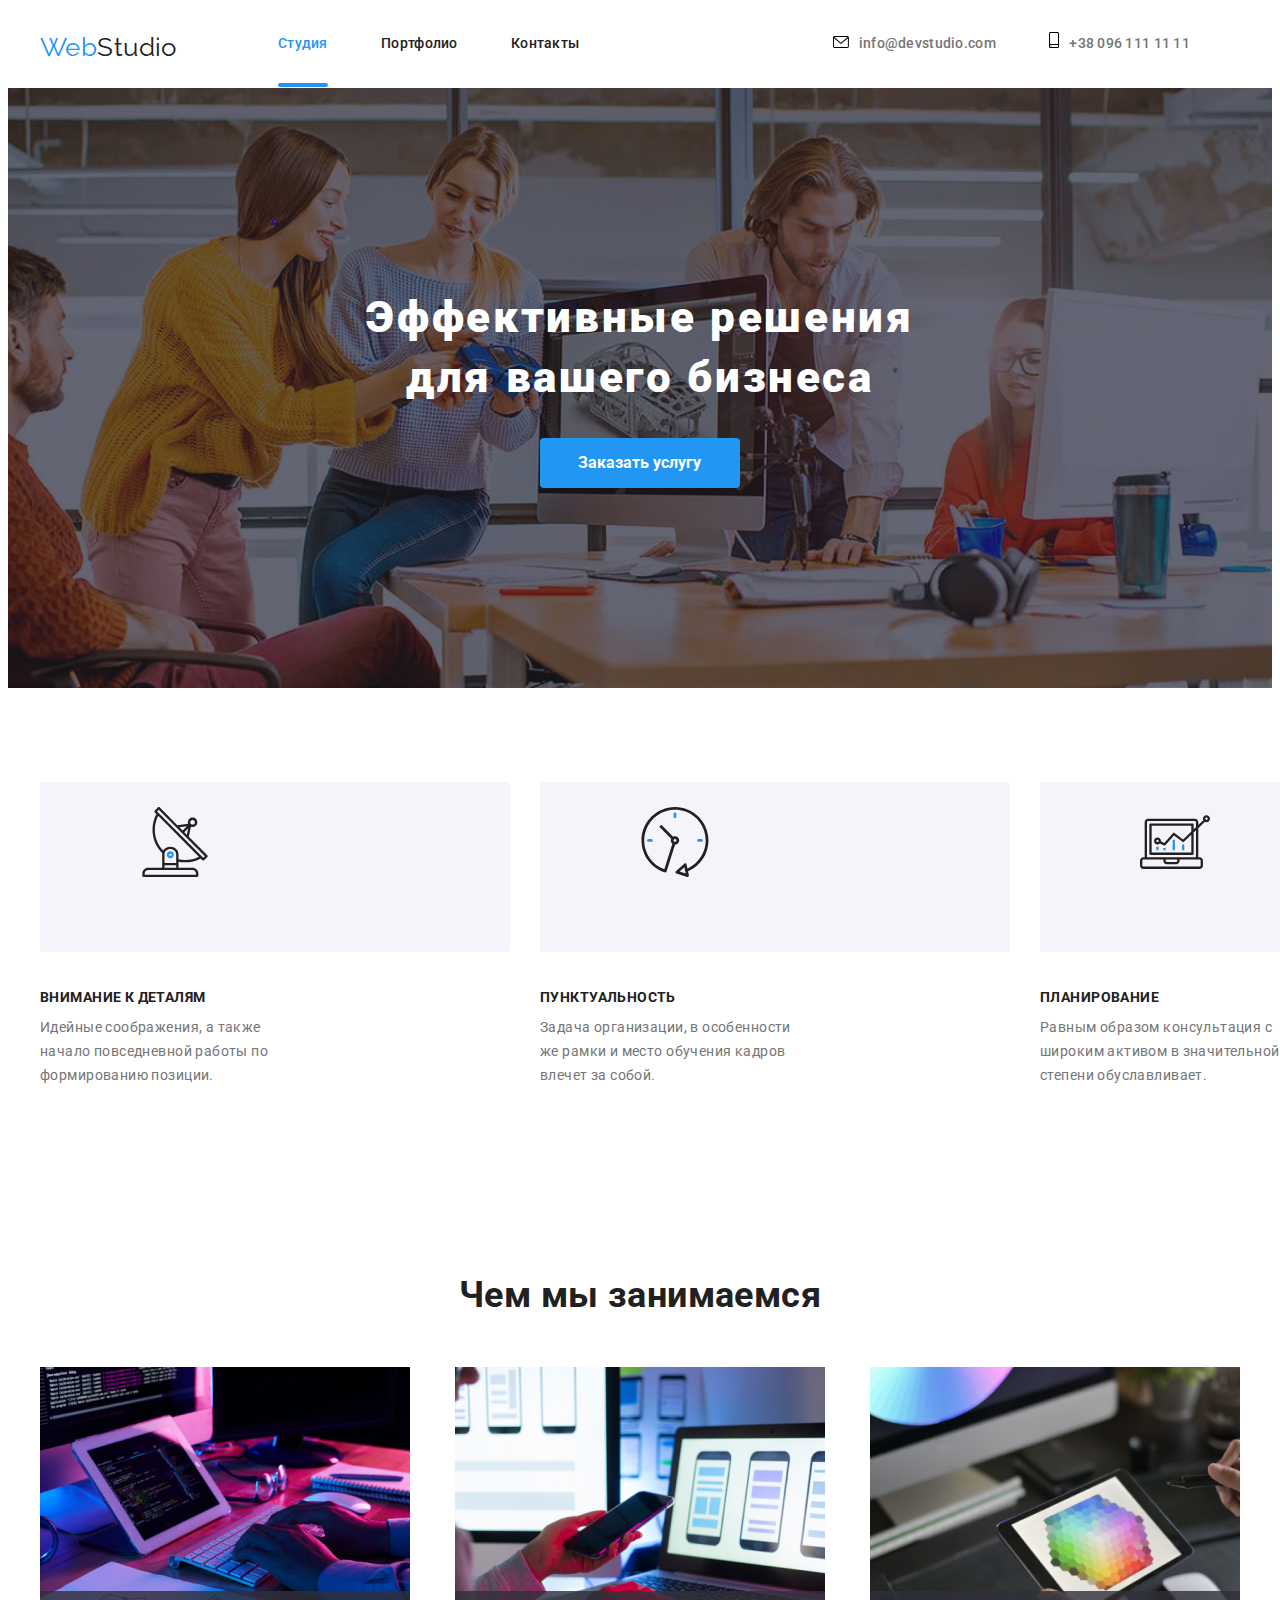
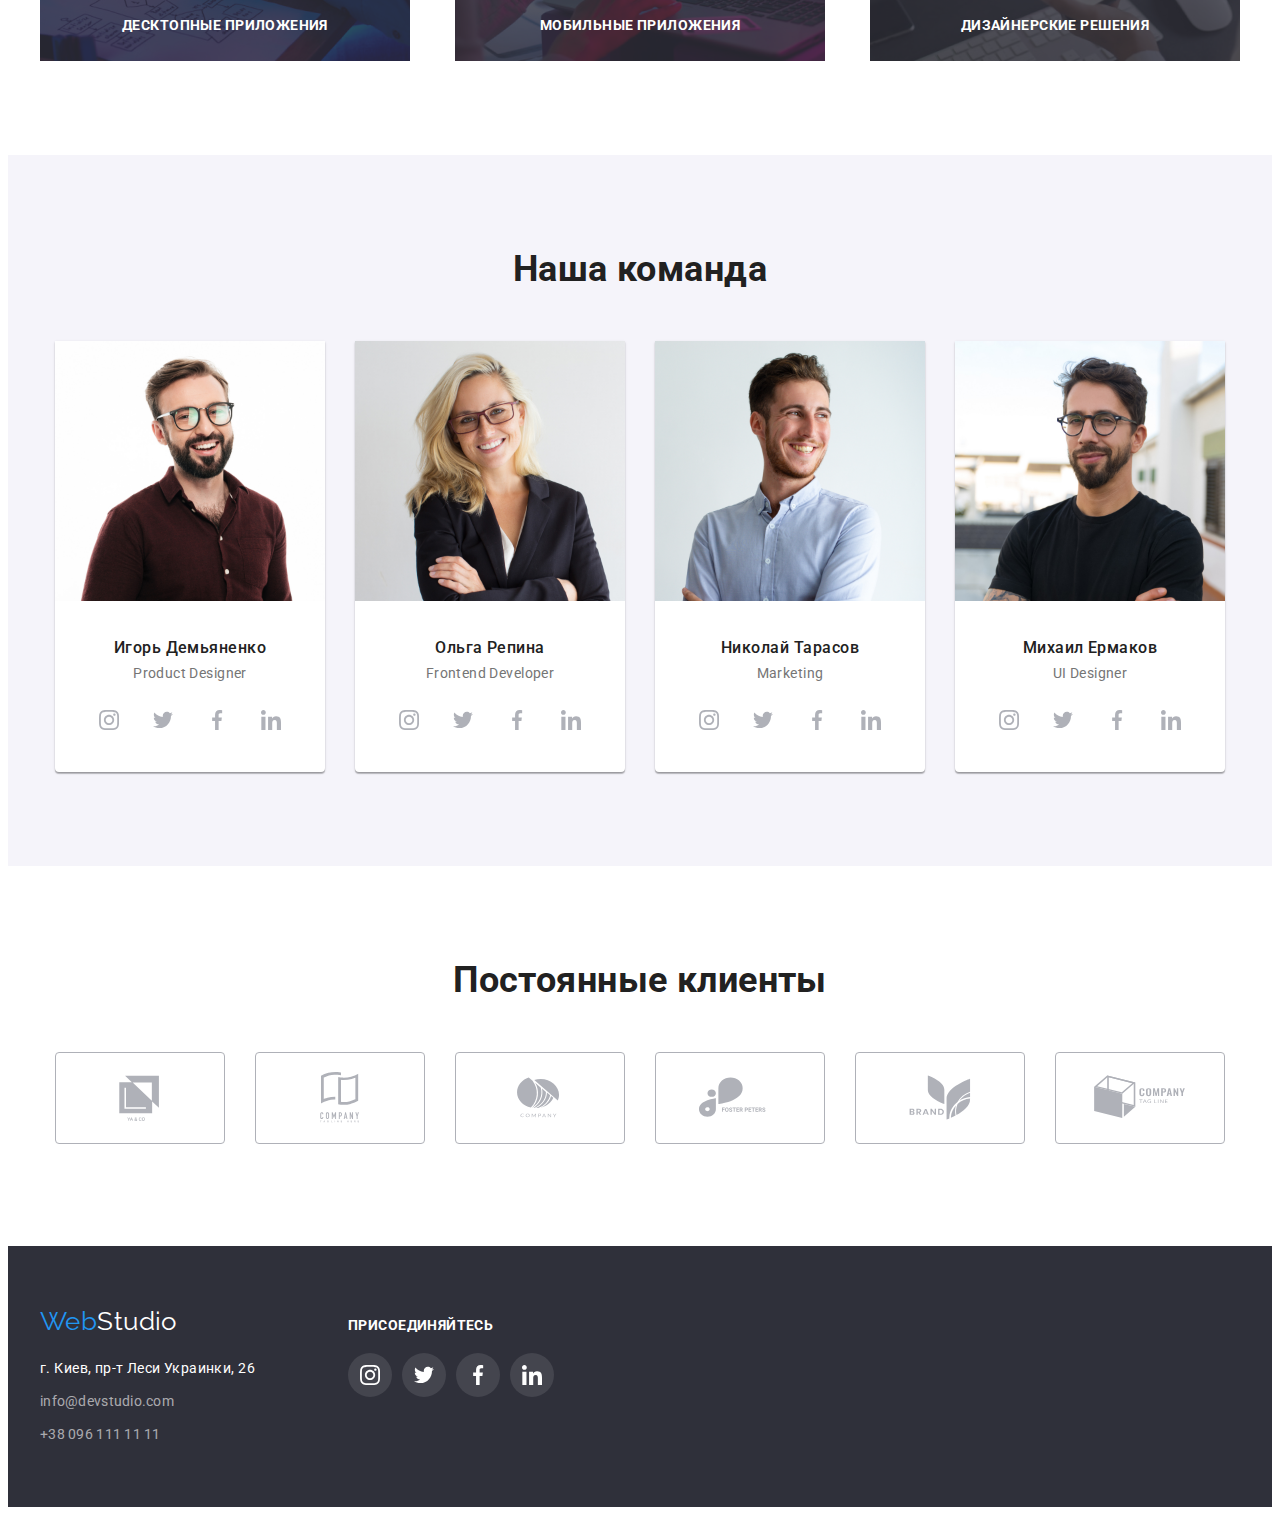
<file: index.html>
<!DOCTYPE html>
<html lang="ru">
<head>
    <meta charset="UTF-8">
    <meta http-equiv="X-UA-Compatible" content="IE=edge">
    <meta name="viewport" content="width=device-width, initial-scale=1.0">
    <title>Web Studio</title>
    <link rel="preconnect" href="https://fonts.googleapis.com">
    <link rel="preconnect" href="https://fonts.gstatic.com" crossorigin>
    <link href="https://fonts.googleapis.com/css2?family=Raleway:wght@700&family=Roboto:wght@400;500;700;900&display=swap"
        rel="stylesheet">
    <link rel="stylesheet" href="https://cdnjs.cloudflare.com/ajax/libs/modern-normalize/1.1.0/modern-normalize.min.css" integrity="sha512-wpPYUAdjBVSE4KJnH1VR1HeZfpl1ub8YT/NKx4PuQ5NmX2tKuGu6U/JRp5y+Y8XG2tV+wKQpNHVUX03MfMFn9Q==" crossorigin="anonymous" referrerpolicy="no-referrer" />
    <link rel="stylesheet" href="./css/styles.css">
</head>
<body>
    <header class="header container">
            <a class="logo link" href="./index.html"><span class="blue-color">Web</span>Studio</a>
            <nav>
            <ul class="header-list list">
                <li class="header-item"><a class="nav-link current-nav current link" href="./index.html">Студия</a></li>
                <li class="header-item"><a class="nav-link link" href="./portfolio.html">Портфолио</a></li>
                <li class="header-item"><a class="nav-link link" href="">Контакты</a></li>
            </ul>
            </nav>
            <ul class="contacts-list list">
                <li class="header-item"><a class="contact-link link" href="mailto:info@devstudio.com"><svg class="contacts-icon" width="16" height="12"><use href="./images/icons.svg#mail"></use></svg>info@devstudio.com</a></li>
                <li class="header-item"><a class="contact-link link" href="tel:+380961111111"><svg class="contacts-icon" width="10" height="16"><use href="./images/icons.svg#phone"></use></svg>+38 096 111 11 11</a></li>
            </ul>
    </header>

   <main>
        <section class="hero section">
            <div class="hero-flex">
            <h1 class="hero-title">Эффективные решения <br> для вашего бизнеса</h1>
            <button data-modal-open class="btn-hero" type="button">Заказать услугу</button>
            </div>
        </section>

        <div class="container">
    <section class="benefits section">
        <h2 class="section-title visually-hidden">Приемущество</h2>
    <ul class="benefits-list list">
        <li class="section-item">
                <svg class="benefits-svg satellite">
                    <use href="./images/icons.svg#satellite" width="70" height="70"></use>
                </svg>
            <h3 class="benefits-title">Внимание к деталям</h3>
            <p class="benefits-text">Идейные соображения, а также начало повседневной работы по формированию позиции.</p>
        </li>
        <li class="section-item">
                <svg class="benefits-svg clock">
                    <use href="./images/icons.svg#clock" width="70" height="70"></use>
                </svg>
            <h3 class="benefits-title">Пунктуальность</h3>
            <p class="benefits-text">Задача организации, в особенности же рамки и место обучения кадров влечет за собой.</p>
        </li>
        <li class="section-item">
                <svg class="benefits-svg diagram">
                    <use href="./images/icons.svg#diagram" width="70" height="70"></use>
                </svg>
            <h3 class="benefits-title">Планирование</h3>
            <p class="benefits-text">Равным образом консультация с широким активом в значительной степени обуславливает.</p>
        </li>
        <li class="section-item">
                <svg class="benefits-svg astronaut"> 
                    <use href="./images/icons.svg#astronaut" width="70" height="70"></use>
                </svg>
            <h3 class="benefits-title">Современные технологии</h3>
            <p class="benefits-text">Значимость этих проблем настолько очевидна, что реализация плановых заданий.</p>
        </li>
    </ul>
</section>
</div>

<div class="container">
<section class="section">
    <h2 class="section-title">Чем мы занимаемся</h2>
<ul class="photo-list list">
    <li class="photo-item list">
        <img src="./images/img.jpg" alt="Работа за ПК" width="370">
        <p class="photo-text">Десктопные приложения</p>
    </li>

    <li class="photo-item list">
        <img src="./images/img1.jpg" alt="Работа с мобильным устройством" width="370">
        <p class="photo-text">Мобильные приложения</p>
    </li>

    <li class="photo-item list">
        <img src="./images/img2.jpg" alt="Работа с планшетом" width="370">
        <p class="photo-text">Дизайнерские решения</p>
    </li>
</ul>
</section>
</div>

<section class="team-color section">
    <div class="container">
    <h2 class="section-title">Наша команда</h2>
<ul class="team-list list">
    <li class="team-item">
        <img src="./images/img3.jpg" alt="Первый член команды" width="270">
        <h3 class="team-title">Игорь Демьяненко</h3>
        <p class="team-text">Product Designer</p>
        <ul class="team-soc-list list">
            <li class="team-soc-item">
                <a href="" class="team-soc-link"><svg class="team-soc-icon" width="20px" height="20px"><use href="./images/icons.svg#instagram"></use></svg></a>
            </li>
            <li class="team-soc-item"> 
                <a href="" class="team-soc-link"><svg class="team-soc-icon" width="20px" height="20px"><use href="./images/icons.svg#twitter"></use></svg></a>
            </li>
            <li class="team-soc-item">
                <a href="" class="team-soc-link"><svg class="team-soc-icon" width="20px" height="20px"><use href="./images/icons.svg#meta"></use></svg></a>
            </li>
            <li class="team-soc-item">
                <a href="" class="team-soc-link"><svg class="team-soc-icon" width="20px" height="20px"><use href="./images/icons.svg#linkedin"></use></svg></a>
            </li>
        </ul>
    </li>
    <li class="team-item">
        <img src="./images/img4.jpg" alt="Второй член команды" width="270">
        <h3 class="team-title">Ольга Репина</h3>
        <p class="team-text">Frontend Developer</p>
        <ul class="team-soc-list list">
            <li class="team-soc-item">
                <a href="" class="team-soc-link"><svg class="team-soc-icon" width="20px" height="20px"><use href="./images/icons.svg#instagram"></use></svg></a>
            </li>
            <li class="team-soc-item">
                <a href="" class="team-soc-link"><svg class="team-soc-icon" width="20px" height="20px"><use href="./images/icons.svg#twitter"></use></svg></a>
            </li>
            <li class="team-soc-item">
                <a href="" class="team-soc-link"><svg class="team-soc-icon" width="20px" height="20px"><use href="./images/icons.svg#meta"></use></svg></a>
            </li>
            <li class="team-soc-item">
                <a href="" class="team-soc-link"><svg class="team-soc-icon" width="20px" height="20px"><use href="./images/icons.svg#linkedin"></use></svg></a>
            </li>
        </ul>
    </li>
    <li class="team-item">
        <img src="./images/img5.jpg" alt="Третий член команды" width="270">
        <h3 class="team-title">Николай Тарасов</h3>
        <p class="team-text">Marketing</p>
        <ul class="team-soc-list list">
            <li class="team-soc-item">
                <a href="" class="team-soc-link"><svg class="team-soc-icon" width="20px" height="20px"><use href="./images/icons.svg#instagram"></use></svg></a>
            </li>
            <li class="team-soc-item">
                <a href="" class="team-soc-link"><svg class="team-soc-icon" width="20px" height="20px"><use href="./images/icons.svg#twitter"></use></svg></a>
            </li>
            <li class="team-soc-item">
                <a href="" class="team-soc-link"><svg class="team-soc-icon" width="20px" height="20px"><use href="./images/icons.svg#meta"></use></svg></a>
            </li>
            <li class="team-soc-item">
                <a href="" class="team-soc-link"><svg class="team-soc-icon" width="20px" height="20px"><use href="./images/icons.svg#linkedin"></use></svg></a>
            </li>
        </ul>
    </li>
    <li class="team-item">
        <img src="./images/img6.jpg" alt="Четвертый член команды" width="270">
        <h3 class="team-title">Михаил Ермаков</h3>
        <p class="team-text">UI Designer</p>
        <ul class="team-soc-list list">
            <li class="team-soc-item">
                <a href="" class="team-soc-link"><svg class="team-soc-icon" width="20px" height="20px"><use href="./images/icons.svg#instagram"></use></svg></a>
            </li>
            <li class="team-soc-item">
                <a href="" class="team-soc-link"><svg class="team-soc-icon" width="20px" height="20px"><use href="./images/icons.svg#twitter"></use></svg></a>
            </li>
            <li class="team-soc-item">
                <a href="" class="team-soc-link"><svg class="team-soc-icon" width="20px" height="20px"><use href="./images/icons.svg#meta"></use></svg></a>
            </li>
            <li class="team-soc-item">
                <a href="" class="team-soc-link"><svg class="team-soc-icon" width="20px" height="20px"><use href="./images/icons.svg#linkedin"></use></svg></a>
            </li>
        </ul>
    </li>
</ul>
</div>
</section>

<section class="clients section">
<div class="container">
    <h2 class="section-title">Постоянные клиенты</h2>
    <ul class="clients-list list">
        <li class="clients-item">
            <a href="" class="clients-link"><svg class="clients-icon" width="106" height="60"><use href="./images/icons.svg#client-1"></use></svg></a>
        </li>
        <li class="clients-item">
            <a href="" class="clients-link"><svg class="clients-icon" width="106" height="60"><use href="./images/icons.svg#client-2"></use></svg></a>
        </li>
        <li class="clients-item">
            <a href="" class="clients-link"><svg class="clients-icon" width="106" height="60"><use href="./images/icons.svg#client-3"></use></svg></a>
        </li>
        <li class="clients-item">
            <a href="" class="clients-link"><svg class="clients-icon" width="106" height="60"><use href="./images/icons.svg#client-4"></use></svg></a>
        </li>
        <li class="clients-item">
            <a href="" class="clients-link"><svg class="clients-icon" width="106" height="60"><use href="./images/icons.svg#client-5"></use></svg></a>
        </li>
        <li class="clients-item">
            <a href="" class="clients-link"><svg class="clients-icon" width="106" height="60"><use href="./images/icons.svg#client-6"></use></svg></a>
        </li>
    </ul>
</section>
</div>
<div class="backdrop is-hidden" data-modal>
    <div class="modal">
        <button data-modal-close class="modal-close">
            <svg class="modal-icon" width="18" height="18">
                <use href="./images/icons.svg#close"></use>
            </svg>
        </button>
    </div>
</div>
</main>

<footer class="footer">
<div class="footer-contain container">
<div>
    <a class="logo link" href="./index.html"><span class="blue-color">Web</span>Studio</a>
<address>   
<ul class="footer-list list">
    <li class="footer-item">
        <a class="adress-link link" href="">г. Киев, пр-т Леси Украинки, 26</a>
    </li>
    <li class="footer-item">
        <a class="contact-link link" href="mailto:info@devstudio.com">info@devstudio.com</a>
    </li>
    <li>
        <a class="contact-link link" href="tel:+380961111111">+38 096 111 11 11</a>
    </li>
</ul>
</address>
</div>
<div class="join">
    <p class="join-text">присоединяйтесь</p>
    <ul class="join-soc-list list">
            <li class="join-soc-item">
                <a href="" class="join-soc-link"><svg class="join-soc-icon" width="20px" height="20px"><use href="./images/icons.svg#instagram"></use></svg></a>
            </li>
            <li class="join-soc-item">
                <a href="" class="join-soc-link"><svg class="join-soc-icon" width="20px" height="20px"><use href="./images/icons.svg#twitter"></use></svg></a>
            </li>
            <li class="join-soc-item">
                <a href="" class="join-soc-link"><svg class="join-soc-icon" width="20px" height="20px"><use href="./images/icons.svg#meta"></use></svg></a>
            </li>
            <li class="join-soc-item">
                <a href="" class="join-soc-link"><svg class="join-soc-icon" width="20px" height="20px"><use href="./images/icons.svg#linkedin"></use></svg></a>
            </li>
        </ul>
</div>
</div>
</footer>

<script src="./js/modal.js"></script>
</body>
</html>
</file>
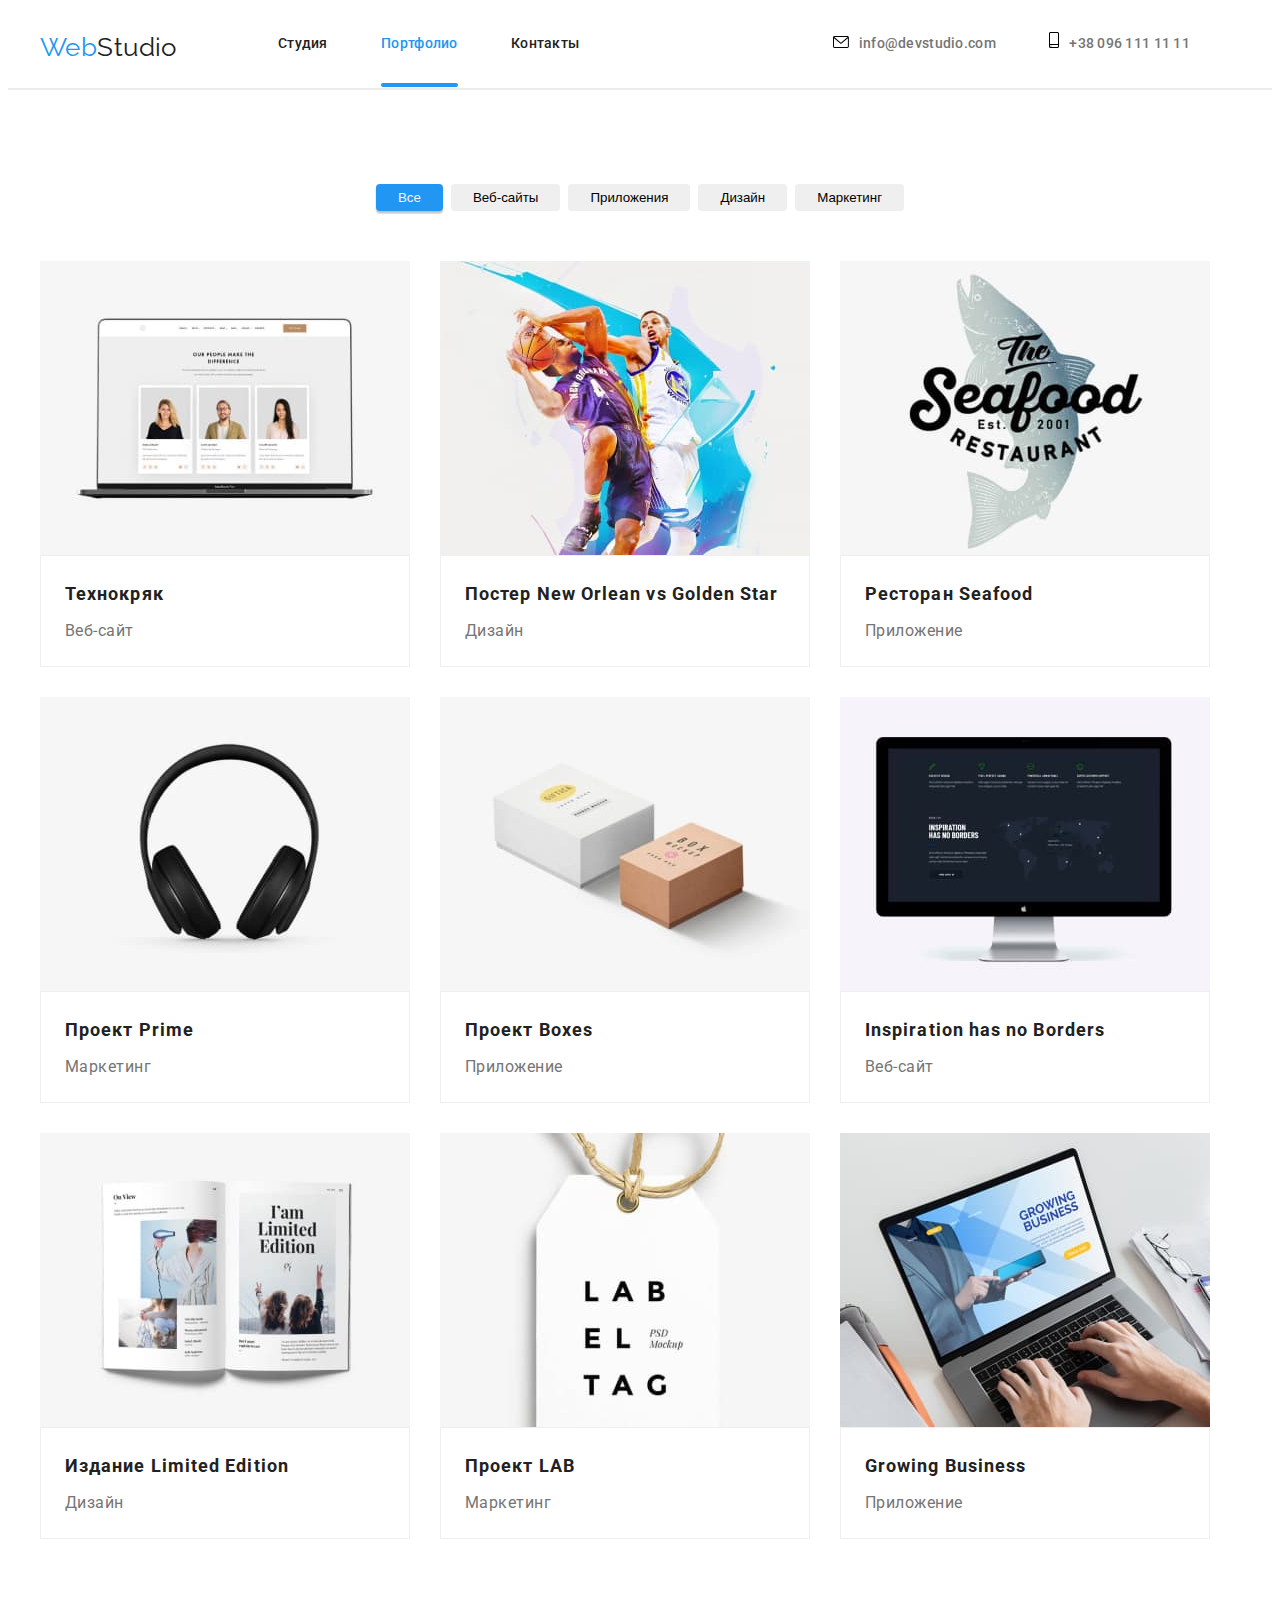
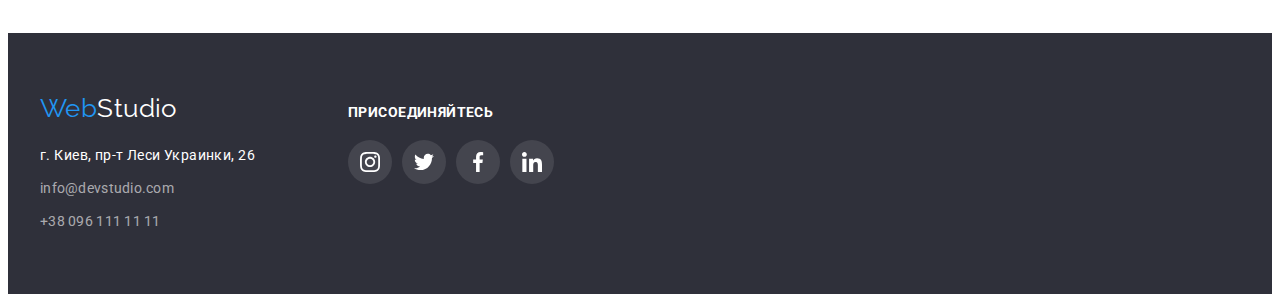
<file: portfolio.html>
<!DOCTYPE html>
<html lang="ru">
  <head>
    <meta charset="UTF-8" />
    <meta http-equiv="X-UA-Compatible" content="IE=edge" />
    <meta name="viewport" content="width=device-width, initial-scale=1.0" />
    <title>Web Studio</title>
    <link rel="preconnect" href="https://fonts.googleapis.com" />
    <link rel="preconnect" href="https://fonts.gstatic.com" crossorigin />
    <link
      href="https://fonts.googleapis.com/css2?family=Raleway:wght@700&family=Roboto:wght@400;500;700;900&display=swap"
      rel="stylesheet"
    />
    <link rel="stylesheet" href="https://cdnjs.cloudflare.com/ajax/libs/modern-normalize/1.1.0/modern-normalize.min.css" integrity="sha512-wpPYUAdjBVSE4KJnH1VR1HeZfpl1ub8YT/NKx4PuQ5NmX2tKuGu6U/JRp5y+Y8XG2tV+wKQpNHVUX03MfMFn9Q==" crossorigin="anonymous" referrerpolicy="no-referrer" />
    <link rel="stylesheet" href="./css/styles.css" />
  </head>
  <body>
      <header class="header container">
            <a class="logo link" href="./index.html"><span class="blue-color">Web</span>Studio</a>
            <nav>
            <ul class="header-list list">
                <li class="header-item"><a class="nav-link link" href="./index.html">Студия</a></li>
                <li class="header-item"><a class="nav-link current-nav current link" href="./portfolio.html">Портфолио</a></li>
                <li class="header-item"><a class="nav-link link" href="">Контакты</a></li>
            </ul>
            </nav>
            <ul class="contacts-list list">
                <li class="header-item"><a class="contact-link link" href="mailto:info@devstudio.com"><svg class="contacts-icon" width="16" height="12"><use href="./images/icons.svg#mail"></use></svg>info@devstudio.com</a></li>
                <li class="header-item"><a class="contact-link link" href="tel:+380961111111"><svg class="contacts-icon" width="10" height="16"><use href="./images/icons.svg#phone"></use></svg>+38 096 111 11 11</a></li>
            </ul>
    </header>
    <hr>
 
    <main>
      <section class="section portfolio container">
        <h1 class="visually-hidden">Портфолио</h1>
        <ul class="btn list">
          <li class="btn-item">
            <button class="portfolio-btn current" type="button">Все</button>
          </li>
          <li class="btn-item">
            <button class="portfolio-btn" type="button">Веб-сайты</button>
          </li>
          <li class="btn-item">
            <button class="portfolio-btn" type="button">Приложения</button>
          </li>
          <li class="btn-item">
            <button class="portfolio-btn" type="button">Дизайн</button>
          </li>
          <li>
            <button class="portfolio-btn" type="button">Маркетинг</button>
          </li>
        </ul>

        <ul class="cards list">
          <li class="card-item">
            <a class="link" href="">
            <div class="card-transform">
            <img class="card-image" src="./images/portfolio1.jpg" alt="Ноутбук" width="370" />
            <p class="text-transform">
                Ресурс предлагает комплексные предложения с разным уровнем функционала и сервисов. Все это позволит посетителю получить исчерпывающие сведения о компании или частном лице.
            </p>
            </div>
            <div class="card-border">
            <h2 class="card-title">Технокряк</h2>
            <p class="card-text">Веб-сайт</p>
            </a>
          </li>

          <li class="card-item">
            <a class="link" href="">
            <div class="card-transform">
            <img class="card-image" src="./images/portfolio2.jpg" alt="Баскетболисты" width="370" />
            <p class="text-transform">
                Ресурс предлагает комплексные предложения с разным уровнем функционала и сервисов. Все это позволит посетителю получить исчерпывающие сведения о компании или частном лице.
            </p>
            </div>
            <div class="card-border">
            <h2 class="card-title">Постер New Orlean vs Golden Star</h2>
            <p class="card-text">Дизайн</p>
            </div>
            </a>
          </li>

          <li class="card-item">
            <a class="link" href="">
            <div class="card-transform">
            <img class="card-image" src="./images/portfolio3.jpg" alt="Постер" width="370" />
            <p class="text-transform">
                Ресурс предлагает комплексные предложения с разным уровнем функционала и сервисов. Все это позволит посетителю получить исчерпывающие сведения о компании или частном лице.
            </p>
            </div>
          <div class="card-border">
            <h2 class="card-title">Ресторан Seafood</h2>
            <p class="card-text">Приложение</p>
            </div>
            </a>
          </li>

          <li class="card-item">
            <a class="link" href="">
            <div class="card-transform">
            <img class="card-image" src="./images/portfolio4.jpg" alt="Наушники" width="370" />
            <p class="text-transform">
                Ресурс предлагает комплексные предложения с разным уровнем функционала и сервисов. Все это позволит посетителю получить исчерпывающие сведения о компании или частном лице.
            </p>
            </div>
          <div class="card-border">
            <h2 class="card-title">Проект Prime</h2>
            <p class="card-text">Маркетинг</p>
            </div>
            </a>
          </li>

          <li class="card-item">
            <a class="link" href="">
            <div class="card-transform">
            <img class="card-image" src="./images/portfolio5.jpg" alt="Коробки" width="370" />
            <p class="text-transform">
                Ресурс предлагает комплексные предложения с разным уровнем функционала и сервисов. Все это позволит посетителю получить исчерпывающие сведения о компании или частном лице.
            </p>
            </div>
          <div class="card-border">
            <h2 class="card-title">Проект Boxes</h2>
            <p class="card-text">Приложение</p>
            </div>
            </a>
          </li>

          <li class="card-item">
            <a class="link" href="">
            <div class="card-transform">
            <img class="card-image" src="./images/portfolio6.jpg" alt="ПК монитор" width="370" />
            <p class="text-transform">
                Ресурс предлагает комплексные предложения с разным уровнем функционала и сервисов. Все это позволит посетителю получить исчерпывающие сведения о компании или частном лице.
            </p>
            </div>
          <div class="card-border">
            <h2 class="card-title">Inspiration has no Borders</h2>
            <p class="card-text">Веб-сайт</p>
            </div>
            </a>
          </li>

          <li class="card-item">
            <a class="link" href="">
            <div class="card-transform">
            <img class="card-image" src="./images/portfolio7.jpg" alt="Книга" width="370" />
            <p class="text-transform">
                Ресурс предлагает комплексные предложения с разным уровнем функционала и сервисов. Все это позволит посетителю получить исчерпывающие сведения о компании или частном лице.
            </p>
            </div>
          <div class="card-border">
            <h2 class="card-title">Издание Limited Edition</h2>
            <p class="card-text">Дизайн</p>
            </div>
            </a>
          </li>

          <li class="card-item">
            <a class="link" href="">
            <div class="card-transform">
            <img class="card-image" src="./images/portfolio8.jpg" alt="Бирка" width="370" />
            <p class="text-transform">
                Ресурс предлагает комплексные предложения с разным уровнем функционала и сервисов. Все это позволит посетителю получить исчерпывающие сведения о компании или частном лице.
            </p>
            </div>
          <div class="card-border">
            <h2 class="card-title">Проект LAB</h2>
            <p class="card-text">Маркетинг</p>
            </div>
            </a>
          </li>

          <li class="card-item">
            <a class="link" href="">
            <div class="card-transform">
            <img class="card-image" src="./images/portfolio9.jpg" alt="Работа за пк" width="370" />
            <p class="text-transform">
                Ресурс предлагает комплексные предложения с разным уровнем функционала и сервисов. Все это позволит посетителю получить исчерпывающие сведения о компании или частном лице.
            </p>
            </div>
            <div class="card-border">
            <h2 class="card-title">Growing Business</h2>
            <p class="card-text">Приложение</p>
            </div>
            </a>
          </li>

        </ul>
      </section>
    </main>

    <footer class="footer">
<div class="footer-contain container">
<div>
    <a class="logo link" href="./index.html"><span class="blue-color">Web</span>Studio</a>
<address>   
<ul class="footer-list list">
    <li class="footer-item">
        <a class="adress-link link" href="">г. Киев, пр-т Леси Украинки, 26</a>
    </li>
    <li class="footer-item">
        <a class="contact-link link" href="mailto:info@devstudio.com">info@devstudio.com</a>
    </li>
    <li>
        <a class="contact-link link" href="tel:+380961111111">+38 096 111 11 11</a>
    </li>
</ul>

</address>
</div>
<div class="join">
    <p class="join-text">присоединяйтесь</p>
    <ul class="join-soc-list list">
            <li class="join-soc-item">
                <a href="" class="join-soc-link"><svg class="join-soc-icon" width="20px" height="20px"><use href="./images/icons.svg#instagram"></use></svg></a>
            </li>
            <li class="join-soc-item">
                <a href="" class="join-soc-link"><svg class="join-soc-icon" width="20px" height="20px"><use href="./images/icons.svg#twitter"></use></svg></a>
            </li>
            <li class="join-soc-item">
                <a href="" class="join-soc-link"><svg class="join-soc-icon" width="20px" height="20px"><use href="./images/icons.svg#meta"></use></svg></a>
            </li>
            <li class="join-soc-item">
                <a href="" class="join-soc-link"><svg class="join-soc-icon" width="20px" height="20px"><use href="./images/icons.svg#linkedin"></use></svg></a>
            </li>
        </ul>
</div>
</div>
</footer>
</body>
</html>
</file>
<file: css/styles.css>
:root{
--main-color: #212121;
--box-color: #2F303A;
--accent-color: #2196F3;
--contact-color: #757575;
--btn-bg-color: #F5F4FA;
--bckground-color:#FFFFFF;
--soc-icons:#AFB1B8;
--bot-adress-color:rgba(255, 255, 255, 0.6);
--line-color:#ECECEC;
--border-card-color:#EEEE;
--footer-icons-bgcolor:rgba(255, 255, 255, 0.1);
--overlay-bg:rgba(33, 150, 243, 0.9);
--secondary-font-family: 'Raleway',
sans-serif;
--primaly-font-family: 'Roboto',
sans-serif;
--animations:250ms cubic-bezier(0.4, 0, 0.2, 1);
}

body{
background-color: var(--bckground-color);
font-size: 14px;
letter-spacing: 0.03em;
font-family: var(--primaly-font-family);
line-height: 1.71;
}

.section{
padding-top: 94px;
padding-bottom: 94px;
}


.list{
list-style: none;
padding: 0;
margin: 0;
}

.link{
text-decoration: none;
}

.container{
width: 1200px;
margin: 0 auto;
}

h1, h2, h3{
margin: 0;
}

p{
margin: 0;
}

hr{
border: 1px solid var(--line-color);
margin: 0;   
}

.visually-hidden {
position: absolute;
white-space: nowrap;
width: 1px;
height: 1px;
overflow: hidden;
border: 0;
padding: 0;
clip: rect(0 0 0 0);
clip-path: inset(50%);
margin: -1px;
}

/*-------LOGO------*/

.logo {
color: var(--main-color);
font-family: var(--secondary-font-family);
font-size: 26px;
line-height: 1.2;
display: block;
width: 145px;
margin-right: 93px;
}

.blue-color {
color: var(--accent-color);
}

/*---------HEADER---------*/

.header{
max-width: 1600px;
display: flex;
padding-top: 24px;
padding-bottom: 25px;
margin-right: auto;
margin-left: auto;
}

.contacts-list{
margin-left: auto;
}

.header-item{
display: inline-block;
margin-right: 50px;
}

.contacts-icon{
margin-right: 10px;
}

.contact-link:hover,
.contact-link:focus{
fill: var(--accent-color);
}

/*------TITLES FOR MAIN PAGE--------*/

.section-title{
font-size: 36px;
line-height: 1.16;
color: var(--main-color);
text-align: center;
margin-bottom: 50px;
}

/*---------HERO--------*/

.hero{
background-color: var(--box-color);
background-image: linear-gradient(
to right, 
rgba(47, 48, 58, 0.4),
rgba(47, 48, 58, 0.4)),
url(../images/hero.jpg);
background-position: center;
background-size: cover;
max-width: 1600px;
margin: 0 auto;
text-align: center;
display: flex;
}

.hero-flex{
margin: auto;
align-items: center;
justify-content: center;
padding-top: 106px;
padding-bottom: 106px;
}

.hero-title{
color: var(--bckground-color);
font-family: var(--primaly-font-family);
font-weight: 900;
font-size: 44px;
line-height: 1.36;
text-align: center;
letter-spacing: 0.06em;
margin-bottom: 30px;
}

/*------BUTTON HERO-----*/

.btn-hero{
background-color: var(--accent-color);
color: var(--bckground-color);
font-family: var(--primaly-font-family);
font-weight: 700;
font-size: 16px;
line-height: 1.87;
cursor: pointer;
text-align: center;

border-radius: 4px;
border-style: hidden;
padding: 10px 32px;
min-width: 200px;
}

/*------BENEFITS-------*/

.benefits-svg{
background-color: var(--btn-bg-color);
border-radius: 4px;
max-height: 120px;
max-width: 270px;
margin-bottom: 30px;
padding: 25px 100px;
}

.benefits-list{
display: flex;
justify-content: space-between;
}

.section-item{
padding-right: 30px;
}

.benefits-title {
font-size: 14px;
line-height: 1.14;
text-transform: uppercase;
color: var(--main-color);
margin-bottom: 10px;
}

.benefits-text {
line-height: 1.71;
color: var(--contact-color);
width: 270px;
}

/*------PHOTO LIST-----*/

.photo-list{
display: flex;
justify-content: space-between;
align-items: center;
padding-right: 30px;
}

.photo-list:last-child{
padding-right: 0;
}

.photo-item{
position: relative;
max-height: 294px;
}

.photo-text{
position: absolute;
text-transform: uppercase;
font-weight: 700;
line-height: 1.14;
text-align: center;
letter-spacing: 0.03em;
background: rgba(47, 48, 58, 0.8);
color: var(--bckground-color);
padding: 27px 0;
width: 100%;
bottom: 0;
}

/*--------TEAM-------*/

.team-color{
background-color: var(--btn-bg-color);
margin-left: auto;
margin-right: auto;
}

.team-list{
display: flex;
justify-content: center;
align-items: center;
}

.team-item{
margin-left: 30px;
box-shadow: 0px 1px 3px rgba(0, 0, 0, 0.12), 0px 1px 1px rgba(0, 0, 0, 0.14), 0px 2px 1px rgba(0, 0, 0, 0.2);
border-radius: 0px 0px 4px 4px;
background-color: var(--bckground-color);
}

.team-item:first-child{
margin-left: 0px;
}

.team-title{
text-align: center;
font-weight: 500;
font-size: 16px;
line-height: 1.1;
letter-spacing: 0.03em;
color: var(--main-color);
margin-top: 30px;
margin-bottom: 10px;
}

.team-text{
text-align: center;
line-height: 1.1;
letter-spacing: 0.03em;
color: var(--contact-color);
margin-bottom: 16px;
}

/*-----TEAM SVG'S-------*/

.team-soc-list{
display: flex;
justify-content: center;
padding-bottom: 30px;
}

.team-soc-item + .team-soc-item{
margin-left: 10px;
}

.team-soc-item{
width: 44px;
height: 44px;
}

.team-soc-icon {
fill: currentColor;
}

.team-soc-link{
width: 100%;
height: 100%;
background-color: var(--bckground-color);
display: flex;
align-items: center;
justify-content: center;
border-radius: 50%;
color: var(--soc-icons);
transition: background-color var(--animations), 
color var(--animations);
}

.team-soc-link:hover{
background-color: var(--accent-color);
color: var(--bckground-color);
}

/*---------CLIENTS---------*/

.clients{
background-color: var(--bckground-color);
max-width: 1600px;
margin-right: auto;
margin-left: auto;
}

.clients-list{
display: flex;
justify-content: center;
}

.clients-item +.clients-item {
margin-left: 30px;
}

.clients-link .clients-icon{
box-sizing: border-box;
border: 1px solid var(--soc-icons);
border-radius: 4px;
padding: 16px 32px;
width: 170px;
height: 92px;
fill: var(--soc-icons);
transition: fill var(--animations), 
border-color var(--animations);
}

.clients-link .clients-icon:hover{
fill: var(--accent-color);
border-color: var(--accent-color);
}

/*----------lINKS----------*/

.current-nav, .nav-link{
position: relative;
font-weight: 500;
line-height: 1.14;
letter-spacing: 0.02em;
color: var(--main-color);
padding-bottom: 32px;
}

.current-nav::after{
content: '';
position: absolute;
top: 100%;
width: 100%;
height: 4px;
background-color: var(--accent-color);
display: block;
border-radius: 2px;
}

.current,
.nav-link:focus,
.nav-link:hover,
.nav-link::after{
color: var(--accent-color);
}

.contact-link{
font-weight: 500;
line-height: 1.14;
letter-spacing: 0.02em;
color: var(--contact-color);   
transition: fill var(--animations),
color var(--animations);
}

.adress-link {
color: var(--bckground-color);
font-style: normal;
font-weight: 400;
transition: color var(--animations);
}

.adress-link:hover,
.adress-link:focus{
color: var(--accent-color);
}

.footer .contact-link {
font-style: normal;
font-weight: 400;
color: var(--bot-adress-color);
transition: color var(--animations);
}

.portfolio{
margin-right: auto;
margin-left: auto;
}

/*------------BUTTONS PORTFOLIO--------*/

.btn{
display: flex;
justify-content: center;
}

.btn-item{
margin-right: 8px;
}

.portfolio-btn{
border-radius: 4px;
border-style: hidden;
padding: 6px 22px;
text-align: center;
margin-bottom: 50px;
cursor: pointer;
transition: box-shadow var(--animations),
color var(--animations),
background-color var(--animations)
}

.portfolio-btn.current,
.portfolio-btn:focus,
.portfolio-btn:hover{
background-color: var(--accent-color);
color: var(--btn-bg-color);
box-shadow: 0px 3px 1px rgba(0, 0, 0, 0.1), 0px 1px 2px rgba(0, 0, 0, 0.08), 0px 2px 2px rgba(0, 0, 0, 0.12);
}

/*-------------CARDS--------------*/

.cards{
display: flex;
flex-wrap: wrap;
gap: 30px;
}

.card-item{
width: calc((100% - 90px) / 3);
transition: box-shadow var(--animations);
}

.card-item:hover{
box-shadow: 0px 1px 1px rgba(0, 0, 0, 0.12),
0px 4px 4px rgba(0, 0, 0, 0.06),
1px 4px 6px rgba(0, 0, 0, 0.16);
}
.card-item:hover .text-transform{
transform: translateY(0);
} 

.card-title{
font-size: 18px;
line-height: 2;
letter-spacing: 0.06em;
color: var(--main-color);
margin-bottom: 4px;
}

.card-text{
font-size: 16px;
line-height: 1.87;
letter-spacing: 0.03em;
color: var(--contact-color);
}

.card-image{
display: block;
}

.card-border{
border: 1px solid var(--border-card-color);
padding: 20px 24px;
}

/*-------ANIMATION CARD-TEXT-------*/

.card-transform{
position: relative;
overflow: hidden;
}

.text-transform{
position: absolute;
width: 100%;
height: 100%;
top: 0;
font-size: 18px;
line-height: 1.5;
letter-spacing: 0.03em;
color: var(--bckground-color);
background-color: var(--overlay-bg);
padding: 63px 24px;
transform: translateY(100%);
transition: transform var(--animations);
}

/*-------------FOOTER----------------*/

.footer{
background-color: var(--box-color);
max-width: 1600px;
margin-right: auto;
margin-left: auto;
}

.footer-contain{
display: flex; 
align-items: baseline;
}

.footer-list{
padding-bottom: 60px;
}

.footer-item{
margin-bottom: 9px;
}

footer .logo{
padding-top: 60px;
margin-bottom: 20px;
}

footer .logo{
color: var(--bckground-color);
}

.contact-link:focus,
.contact-link:hover{
color: var(--accent-color);
}

.join{
padding-left: 70px;
}

.join-text{
color: var(--bckground-color);
font-weight: 700;
line-height: 16px;
text-transform: uppercase;
}

.join-soc-list {
display: flex;
padding-top: 20px;
}

.join-soc-item+.join-soc-item {
margin-left: 10px;
}

.join-soc-item {
width: 44px;
height: 44px;
}

.join-soc-icon {
fill: currentColor;
}

.join-soc-link {
width: 100%;
height: 100%;
background-color: var(--footer-icons-bgcolor);
display: flex;
align-items: center;
justify-content: center;
border-radius: 50%;
color: var(--bckground-color);
transition: background-color var(--animations), 
color var(--animations);
}

.join-soc-link:hover {
background-color: var(--accent-color);
color: var(--bckground-color);
}

/*------MODAL WINDOW------*/

.backdrop{
position: fixed;
top: 0;
left: 0;
width: 100%;
height: 100%;
background: rgba(0, 0, 0, 0.2);
opacity: 1;
transition: opacity var(--animations);
}

.modal{
position: absolute;
top: 50%;
left: 50%;
width: 528px;
height: 581px;
background-color: var(--bckground-color);
transform: translate(-50%, -50%) scale(1);
transition: transform var(--animations);
}

.backdrop.is-hidden{
opacity: 0;
pointer-events: none;
}

.backdrop.is-hidden .modal{
transform: translate(-50%, -50%) scale(1.1);
}

.modal-close{
position: absolute;
right: 0;
width: 30px;
height: 30px;
margin-right: 8px;
margin-top: 8px;

display: flex;
align-items: center;
justify-content: center;

cursor: pointer;
background: var(--bckground-color);
border: 1px solid rgba(0, 0, 0, 0.1);
border-radius: 50%;
transition: fill var(--animations);
}

.modal-icon:hover,
.modal-icon:focus{
fill: var(--accent-color);
}
</file>
